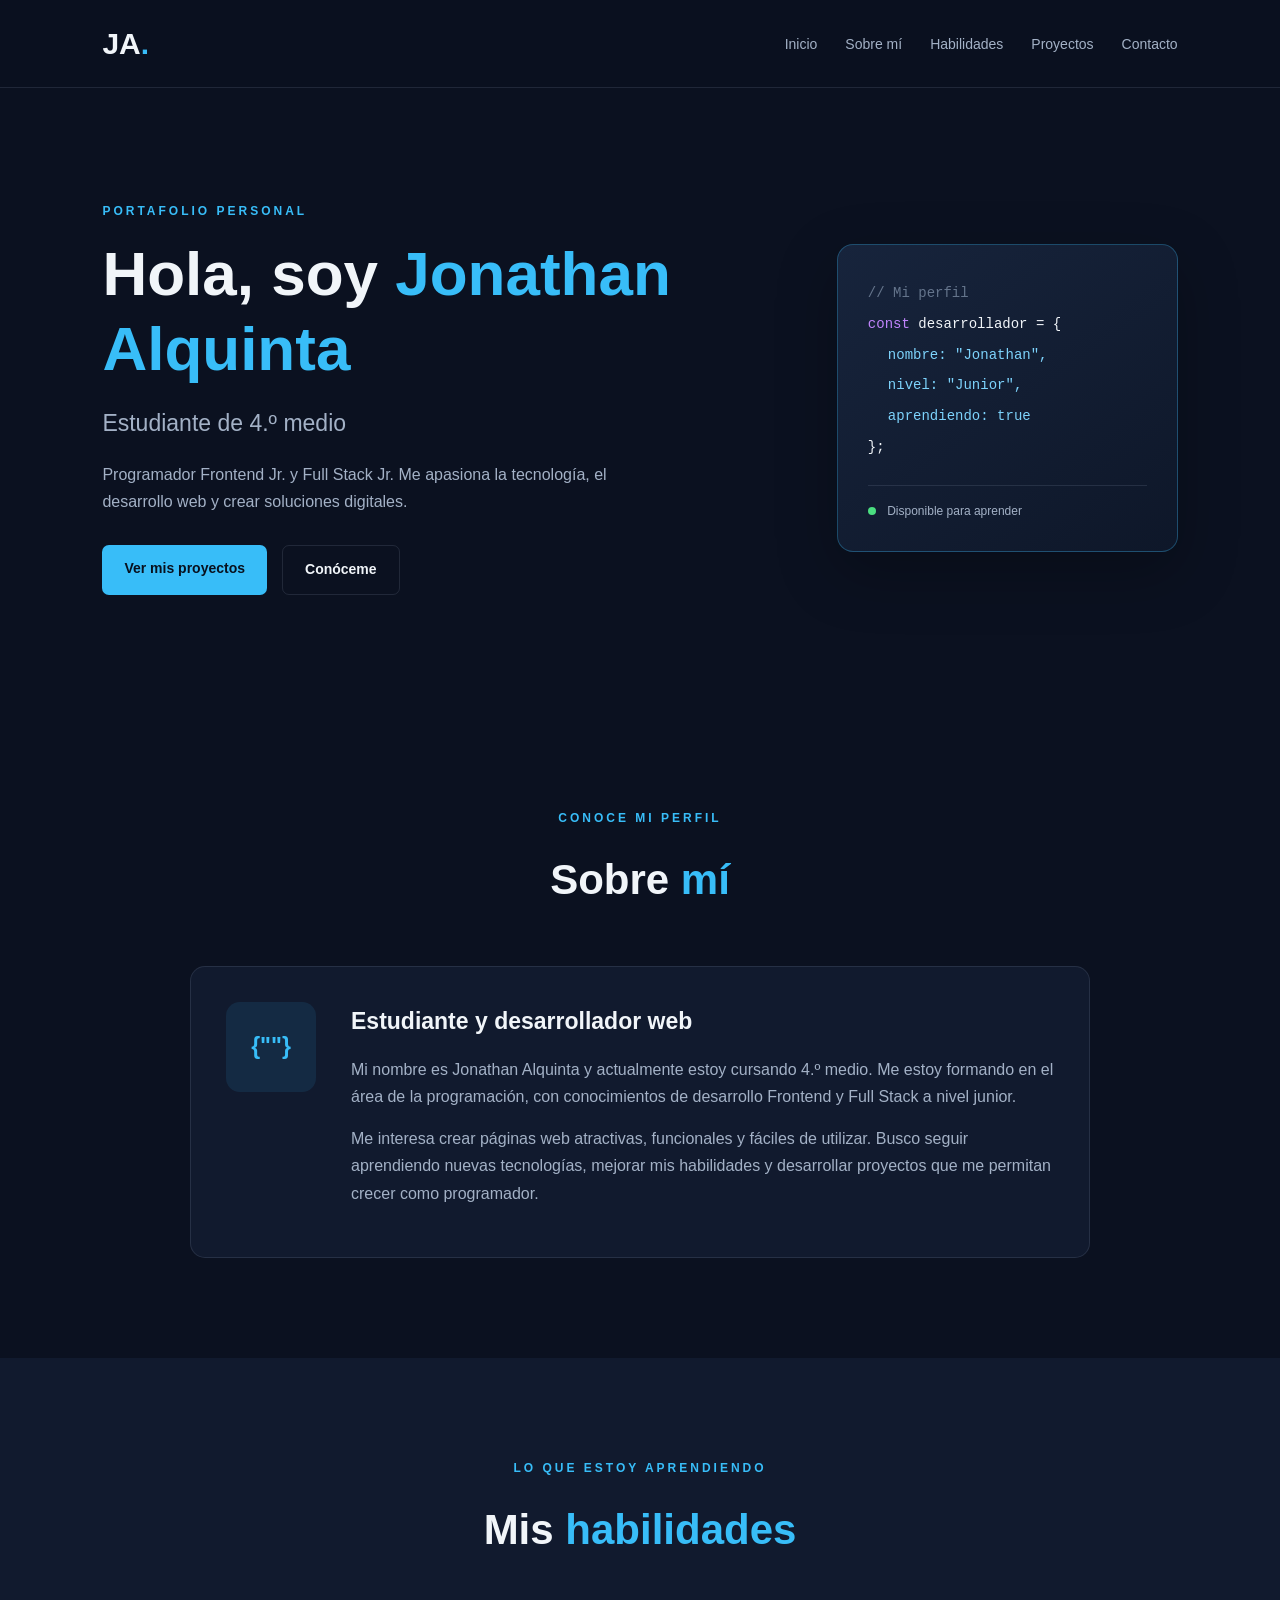
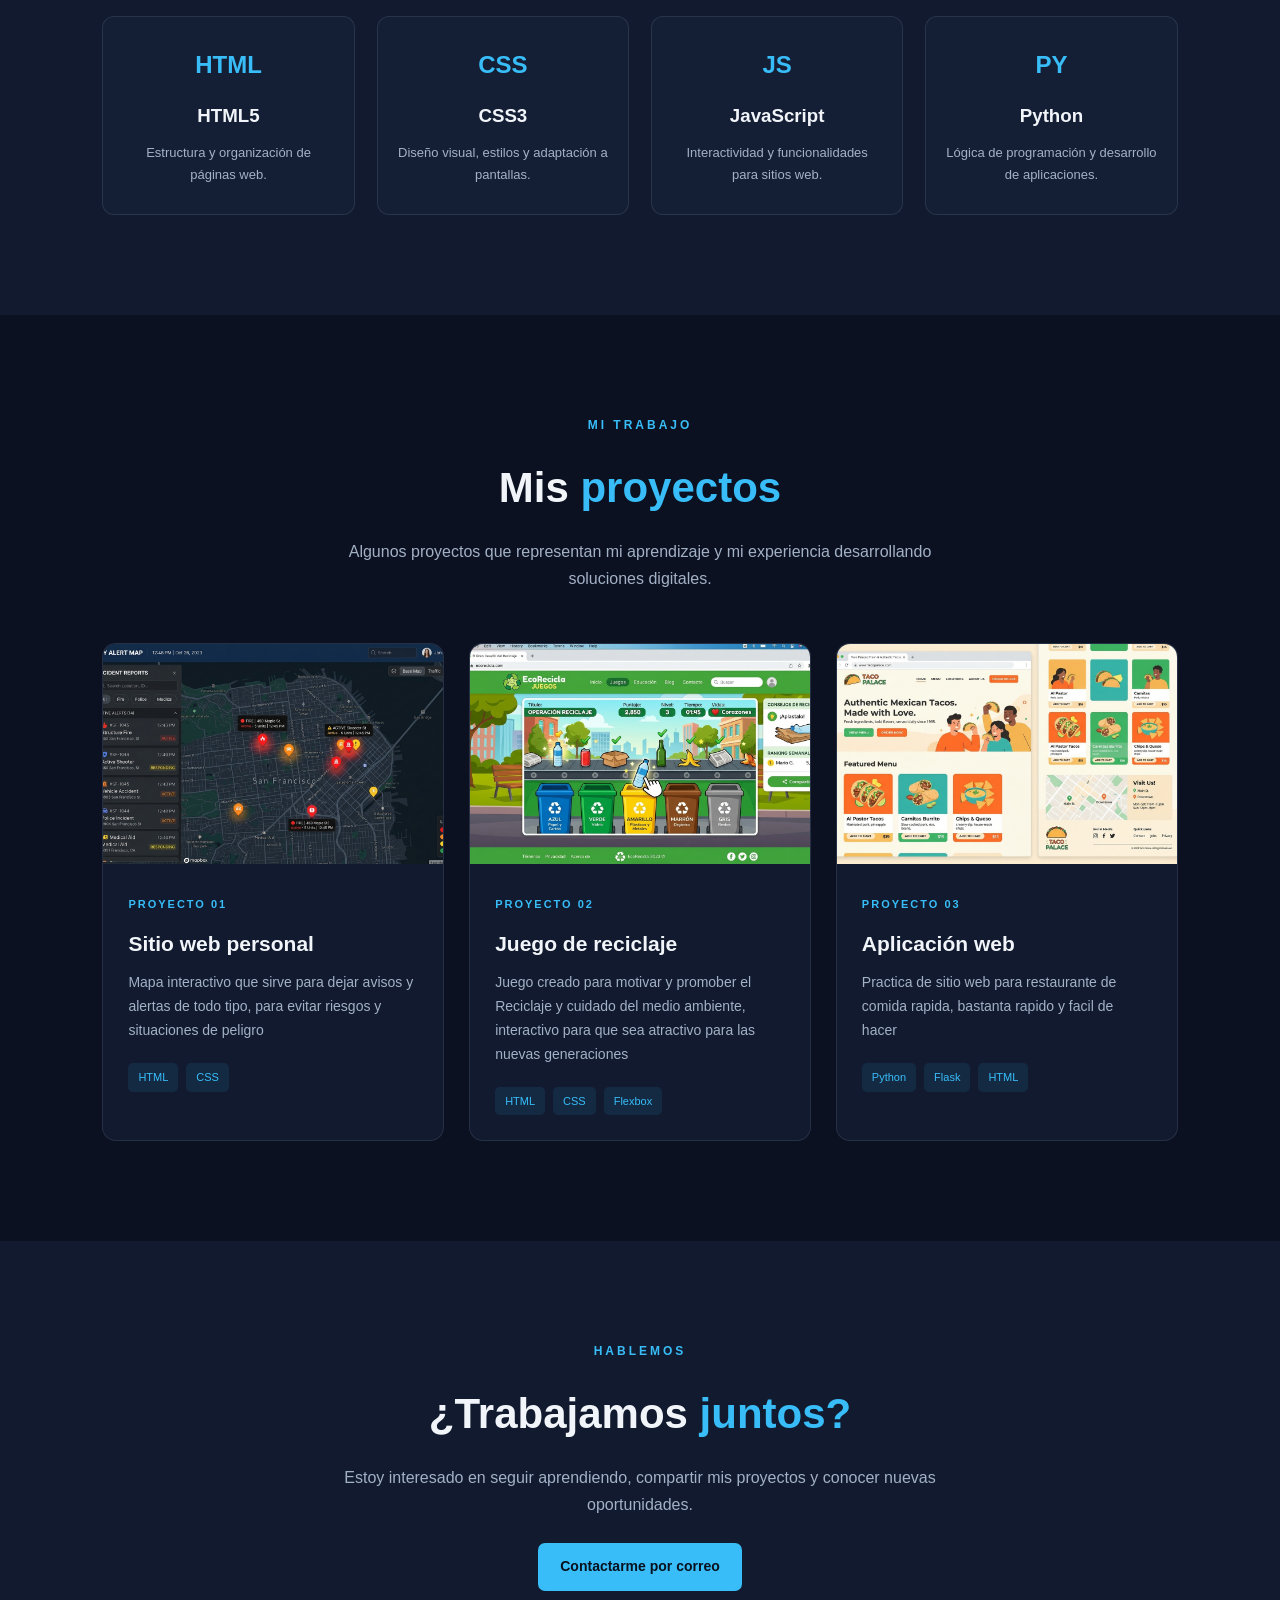
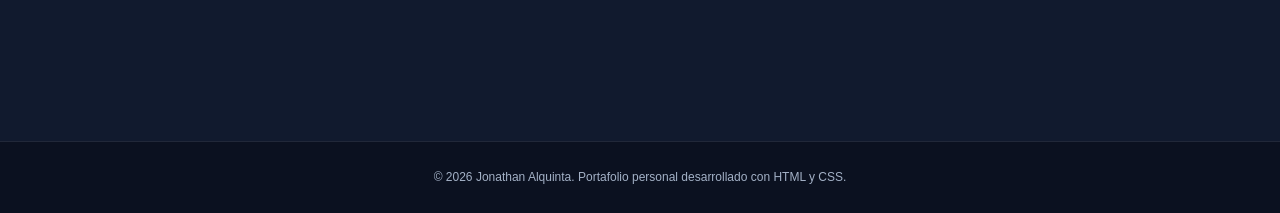
<file: index.html>
<!DOCTYPE html>
<html lang="es">
<head>
    <meta charset="UTF-8">
    <meta name="viewport" content="width=device-width, initial-scale=1.0">

    <title>Jonathan Alquinta | Portafolio</title>

    <link rel="stylesheet" href="style.css">
</head>

<body>

    <!-- Barra de navegación -->
    <header>
        <nav class="navbar">
            <a href="#inicio" class="logo">JA<span>.</span></a>

            <ul class="nav-links">
                <li><a href="#inicio">Inicio</a></li>
                <li><a href="#sobre-mi">Sobre mí</a></li>
                <li><a href="#habilidades">Habilidades</a></li>
                <li><a href="#proyectos">Proyectos</a></li>
                <li><a href="#contacto">Contacto</a></li>
            </ul>
        </nav>
    </header>

    <main>

        <!-- Portada principal -->
        <section id="inicio" class="hero">
            <div class="hero-content">
                <p class="etiqueta">PORTAFOLIO PERSONAL</p>

                <h1>Hola, soy <span>Jonathan Alquinta</span></h1>

                <h2>Estudiante de 4.º medio</h2>

                <p class="hero-description">
                    Programador Frontend Jr. y Full Stack Jr.
                    Me apasiona la tecnología, el desarrollo web
                    y crear soluciones digitales.
                </p>

                <div class="hero-buttons">
                    <a href="#proyectos" class="btn btn-primary">
                        Ver mis proyectos
                    </a>

                    <a href="#sobre-mi" class="btn btn-secondary">
                        Conóceme
                    </a>
                </div>
            </div>

            <div class="hero-decoration">
                <div class="code-card">
                    <p class="code-comment">// Mi perfil</p>
                    <p><span>const</span> desarrollador = {</p>
                    <p class="code-indent">nombre: "Jonathan",</p>
                    <p class="code-indent">nivel: "Junior",</p>
                    <p class="code-indent">aprendiendo: true</p>
                    <p>};</p>
                    <div class="code-status">
                        <span></span> Disponible para aprender
                    </div>
                </div>
            </div>
        </section>

        <!-- Sobre mí -->
        <section id="sobre-mi" class="section">
            <div class="section-heading">
                <p class="etiqueta">CONOCE MI PERFIL</p>
                <h2>Sobre <span>mí</span></h2>
            </div>

            <div class="about-content">
                <div class="about-icon">{"</>"}</div>

                <div class="about-text">
                    <h3>Estudiante y desarrollador web</h3>

                    <p>
                        Mi nombre es Jonathan Alquinta y actualmente
                        estoy cursando 4.º medio. Me estoy formando
                        en el área de la programación, con conocimientos
                        de desarrollo Frontend y Full Stack a nivel junior.
                    </p>

                    <p>
                        Me interesa crear páginas web atractivas,
                        funcionales y fáciles de utilizar. Busco seguir
                        aprendiendo nuevas tecnologías, mejorar mis
                        habilidades y desarrollar proyectos que me
                        permitan crecer como programador.
                    </p>
                </div>
            </div>
        </section>

        <!-- Habilidades -->
        <section id="habilidades" class="section skills-section">
            <div class="section-heading">
                <p class="etiqueta">LO QUE ESTOY APRENDIENDO</p>
                <h2>Mis <span>habilidades</span></h2>
            </div>

            <div class="skills-grid">
                <article class="skill-card">
                    <div class="skill-icon">HTML</div>
                    <h3>HTML5</h3>
                    <p>Estructura y organización de páginas web.</p>
                </article>

                <article class="skill-card">
                    <div class="skill-icon">CSS</div>
                    <h3>CSS3</h3>
                    <p>Diseño visual, estilos y adaptación a pantallas.</p>
                </article>

                <article class="skill-card">
                    <div class="skill-icon">JS</div>
                    <h3>JavaScript</h3>
                    <p>Interactividad y funcionalidades para sitios web.</p>
                </article>

                <article class="skill-card">
                    <div class="skill-icon">PY</div>
                    <h3>Python</h3>
                    <p>Lógica de programación y desarrollo de aplicaciones.</p>
                </article>
            </div>
        </section>

        <!-- Proyectos: exactamente tres tarjetas -->
        <section id="proyectos" class="section">
            <div class="section-heading">
                <p class="etiqueta">MI TRABAJO</p>
                <h2>Mis <span>proyectos</span></h2>
                <p class="section-description">
                    Algunos proyectos que representan mi aprendizaje
                    y mi experiencia desarrollando soluciones digitales.
                </p>
            </div>

            <div class="projects-grid">

                <!-- Proyecto 1 -->
                <article class="project-card">
                    <img
                        src="images/alerty-map.png"
                        alt="Mapa con alertas"
                        class="project-image"
                    >

                    <div class="project-info">
                        <span class="project-number">PROYECTO 01</span>
                        <h3>Sitio web personal</h3>

                        <p>
                            Mapa interactivo que sirve para dejar avisos y alertas
                            de todo tipo, para evitar riesgos y situaciones de peligro
                        </p>

                        <div class="tags">
                            <span>HTML</span>
                            <span>CSS</span>
                        </div>
                    </div>
                </article>

                <!-- Proyecto 2 -->
                <article class="project-card">
                    <img
                        src="images/juego_reciclaje.png"
                        alt="Juego de Reciclaje"
                        class="project-image"
                    >

                    <div class="project-info">
                        <span class="project-number">PROYECTO 02</span>
                        <h3>Juego de reciclaje</h3>

                        <p>
                            Juego creado para motivar y promober el Reciclaje
                            y cuidado del medio ambiente, interactivo para 
                            que sea atractivo para las nuevas generaciones
                        </p>

                        <div class="tags">
                            <span>HTML</span>
                            <span>CSS</span>
                            <span>Flexbox</span>
                        </div>
                    </div>
                </article>

                <!-- Proyecto 3 -->
                <article class="project-card">
                    <img
                        src="images/taco_palace.png"
                        alt="pequeño sitio web de pagina de comida"
                        class="project-image"
                    >

                    <div class="project-info">
                        <span class="project-number">PROYECTO 03</span>
                        <h3>Aplicación web</h3>

                        <p>
                            Practica de sitio web para restaurante de comida rapida,
                            bastanta rapido y facil de hacer
                        </p>

                        <div class="tags">
                            <span>Python</span>
                            <span>Flask</span>
                            <span>HTML</span>
                        </div>
                    </div>
                </article>

            </div>
        </section>

        <!-- Contacto -->
        <section id="contacto" class="section contact-section">
            <div class="section-heading">
                <p class="etiqueta">HABLEMOS</p>
                <h2>¿Trabajamos <span>juntos?</span></h2>

                <p class="section-description">
                    Estoy interesado en seguir aprendiendo, compartir
                    mis proyectos y conocer nuevas oportunidades.
                </p>

                <!-- Reemplaza el correo por el tuyo -->
                <a href="mailto:tu-correo@ejemplo.com"
                class="btn btn-primary">
                    Contactarme por correo
                </a>
            </div>
        </section>

    </main>

    <!-- Pie de página -->
    <footer>
        <p>
            © 2026 Jonathan Alquinta.
            Portafolio personal desarrollado con HTML y CSS.
        </p>
    </footer>

</body>
</html>
</file>
<file: style.css>
/* =========================
   CONFIGURACIÓN GENERAL
========================= */

* {
    margin: 0;
    padding: 0;
    box-sizing: border-box;
    scroll-behavior: smooth;
}

:root {
    --fondo: #0b1120;
    --fondo-secundario: #111a2e;
    --tarjeta: #141f35;
    --azul: #38bdf8;
    --azul-oscuro: #0284c7;
    --blanco: #f1f5f9;
    --gris: #a3b1c6;
    --borde: rgba(148, 163, 184, 0.16);
}

body {
    font-family: Arial, Helvetica, sans-serif;
    background-color: var(--fondo);
    color: var(--blanco);
    line-height: 1.7;
}

a {
    text-decoration: none;
    color: inherit;
}

section {
    scroll-margin-top: 90px;
}

.section {
    padding: 100px 8%;
}

/* =========================
   NAVEGACIÓN
========================= */

header {
    background-color: rgba(11, 17, 32, 0.95);
    border-bottom: 1px solid var(--borde);
    position: sticky;
    top: 0;
    z-index: 100;
    backdrop-filter: blur(12px);
}

.navbar {
    max-width: 1400px;
    margin: auto;
    padding: 18px 8%;
    display: flex;
    justify-content: space-between;
    align-items: center;
    gap: 25px;
}

.logo {
    font-size: 30px;
    font-weight: bold;
    color: var(--blanco);
}

.logo span {
    color: var(--azul);
}

.nav-links {
    display: flex;
    list-style: none;
    gap: 28px;
    flex-wrap: wrap;
}

.nav-links a {
    color: var(--gris);
    font-size: 14px;
    transition: color 0.3s;
}

.nav-links a:hover {
    color: var(--azul);
}

/* =========================
   PORTADA
========================= */

.hero {
    min-height: 620px;
    padding: 100px 8%;
    display: flex;
    align-items: center;
    justify-content: space-between;
    gap: 60px;
    max-width: 1600px;
    margin: auto;
}

.hero-content {
    max-width: 680px;
}

.etiqueta {
    color: var(--azul);
    font-size: 12px;
    font-weight: bold;
    letter-spacing: 3px;
    margin-bottom: 16px;
}

.hero h1 {
    font-size: clamp(36px, 5vw, 62px);
    line-height: 1.2;
    margin-bottom: 18px;
}

.hero h1 span,
.section-heading h2 span {
    color: var(--azul);
}

.hero h2 {
    color: var(--gris);
    font-size: 23px;
    font-weight: normal;
    margin-bottom: 18px;
}

.hero-description {
    max-width: 570px;
    color: var(--gris);
    margin-bottom: 30px;
}

.hero-buttons {
    display: flex;
    flex-wrap: wrap;
    gap: 15px;
}

/* Botones */

.btn {
    display: inline-block;
    padding: 12px 22px;
    border-radius: 7px;
    font-size: 14px;
    font-weight: bold;
    transition: 0.3s;
}

.btn-primary {
    background-color: var(--azul);
    color: #08111e;
}

.btn-primary:hover {
    background-color: #7dd3fc;
    transform: translateY(-3px);
}

.btn-secondary {
    border: 1px solid var(--borde);
    color: var(--blanco);
}

.btn-secondary:hover {
    border-color: var(--azul);
    color: var(--azul);
}

/* Tarjeta decorativa de código */

.hero-decoration {
    width: 420px;
    max-width: 100%;
}

.code-card {
    padding: 30px;
    border: 1px solid rgba(56, 189, 248, 0.3);
    background: linear-gradient(145deg, #17243c, #0e1729);
    border-radius: 16px;
    box-shadow: 0 20px 60px rgba(0, 0, 0, 0.25);
    font-family: monospace;
    font-size: 14px;
    overflow-wrap: anywhere;
}

.code-card p {
    margin: 7px 0;
}

.code-card p span {
    color: #c084fc;
}

.code-comment {
    color: #64748b;
}

.code-indent {
    padding-left: 20px;
    color: #7dd3fc;
}

.code-status {
    border-top: 1px solid var(--borde);
    margin-top: 25px;
    padding-top: 15px;
    color: var(--gris);
    font-family: Arial, sans-serif;
    font-size: 12px;
}

.code-status span {
    display: inline-block;
    width: 8px;
    height: 8px;
    border-radius: 50%;
    background-color: #4ade80;
    margin-right: 8px;
}

/* =========================
   TÍTULOS DE SECCIÓN
========================= */

.section-heading {
    text-align: center;
    margin-bottom: 50px;
}

.section-heading h2 {
    font-size: clamp(30px, 4vw, 42px);
    margin-bottom: 15px;
}

.section-description {
    color: var(--gris);
    max-width: 620px;
    margin: 0 auto;
}

/* =========================
   SOBRE MÍ
========================= */

.about-content {
    display: flex;
    align-items: flex-start;
    gap: 35px;
    max-width: 900px;
    margin: auto;
    padding: 35px;
    background-color: var(--fondo-secundario);
    border: 1px solid var(--borde);
    border-radius: 15px;
}

.about-icon {
    flex-shrink: 0;
    width: 90px;
    height: 90px;
    display: grid;
    place-items: center;
    border-radius: 14px;
    background-color: rgba(56, 189, 248, 0.1);
    color: var(--azul);
    font-size: 23px;
    font-weight: bold;
}

.about-text h3 {
    font-size: 23px;
    margin-bottom: 15px;
}

.about-text p {
    color: var(--gris);
    margin-bottom: 15px;
}

/* =========================
   HABILIDADES
========================= */

.skills-section {
    background-color: var(--fondo-secundario);
}

.skills-grid {
    display: grid;
    grid-template-columns: repeat(4, minmax(0, 1fr));
    gap: 22px;
    max-width: 1200px;
    margin: auto;
}

.skill-card {
    padding: 28px 20px;
    background-color: var(--tarjeta);
    border: 1px solid var(--borde);
    border-radius: 12px;
    text-align: center;
    transition: transform 0.3s, border-color 0.3s;
}

.skill-card:hover {
    transform: translateY(-6px);
    border-color: var(--azul);
}

.skill-icon {
    color: var(--azul);
    font-size: 24px;
    font-weight: bold;
    margin-bottom: 15px;
}

.skill-card h3 {
    margin-bottom: 10px;
}

.skill-card p {
    color: var(--gris);
    font-size: 13px;
}

/* =========================
   PROYECTOS
========================= */

.projects-grid {
    display: grid;

    /* Tres tarjetas en una misma fila */
    grid-template-columns: repeat(3, minmax(0, 1fr));

    gap: 25px;
    max-width: 1300px;
    margin: auto;
}

.project-card {
    min-width: 0;
    overflow: hidden;
    background-color: var(--fondo-secundario);
    border: 1px solid var(--borde);
    border-radius: 14px;
    transition: transform 0.3s, border-color 0.3s;
}

.project-card:hover {
    transform: translateY(-7px);
    border-color: var(--azul);
}

.project-image {
    display: block;
    width: 100%;
    height: 220px;
    object-fit: cover;
    background-color: var(--tarjeta);
}

.project-info {
    padding: 25px;
}

.project-number {
    color: var(--azul);
    font-size: 11px;
    font-weight: bold;
    letter-spacing: 2px;
}

.project-info h3 {
    font-size: 21px;
    margin: 10px 0;
}

.project-info p {
    color: var(--gris);
    font-size: 14px;
    margin-bottom: 20px;
}

.tags {
    display: flex;
    flex-wrap: wrap;
    gap: 8px;
}

.tags span {
    padding: 5px 10px;
    border-radius: 5px;
    background-color: rgba(56, 189, 248, 0.1);
    color: var(--azul);
    font-size: 11px;
}

/* =========================
   CONTACTO
========================= */

.contact-section {
    background-color: var(--fondo-secundario);
}

.contact-section .btn {
    margin-top: 25px;
}

/* =========================
   PIE DE PÁGINA
========================= */

footer {
    padding: 25px 8%;
    text-align: center;
    border-top: 1px solid var(--borde);
    color: var(--gris);
    font-size: 12px;
}

/* =========================
   ADAPTACIÓN A TABLETS
========================= */

@media (max-width: 1000px) {
    .hero {
        gap: 35px;
    }

    .skills-grid {
        grid-template-columns: repeat(2, minmax(0, 1fr));
    }

    .projects-grid {
        grid-template-columns: repeat(2, minmax(0, 1fr));
    }
}

/* =========================
   ADAPTACIÓN A CELULARES
========================= */

@media (max-width: 650px) {
    .navbar {
        flex-direction: column;
        gap: 12px;
    }

    .nav-links {
        justify-content: center;
        gap: 12px 18px;
    }

    .hero {
        flex-direction: column;
        align-items: flex-start;
        padding-top: 65px;
        padding-bottom: 65px;
    }

    .hero-decoration {
        width: 100%;
    }

    .section {
        padding: 65px 6%;
    }

    .about-content {
        flex-direction: column;
        padding: 25px;
    }

    .skills-grid,
    .projects-grid {
        grid-template-columns: 1fr;
    }

    .project-image {
        height: 230px;
    }

    .section-heading {
        margin-bottom: 35px;
    }
}
</file>
